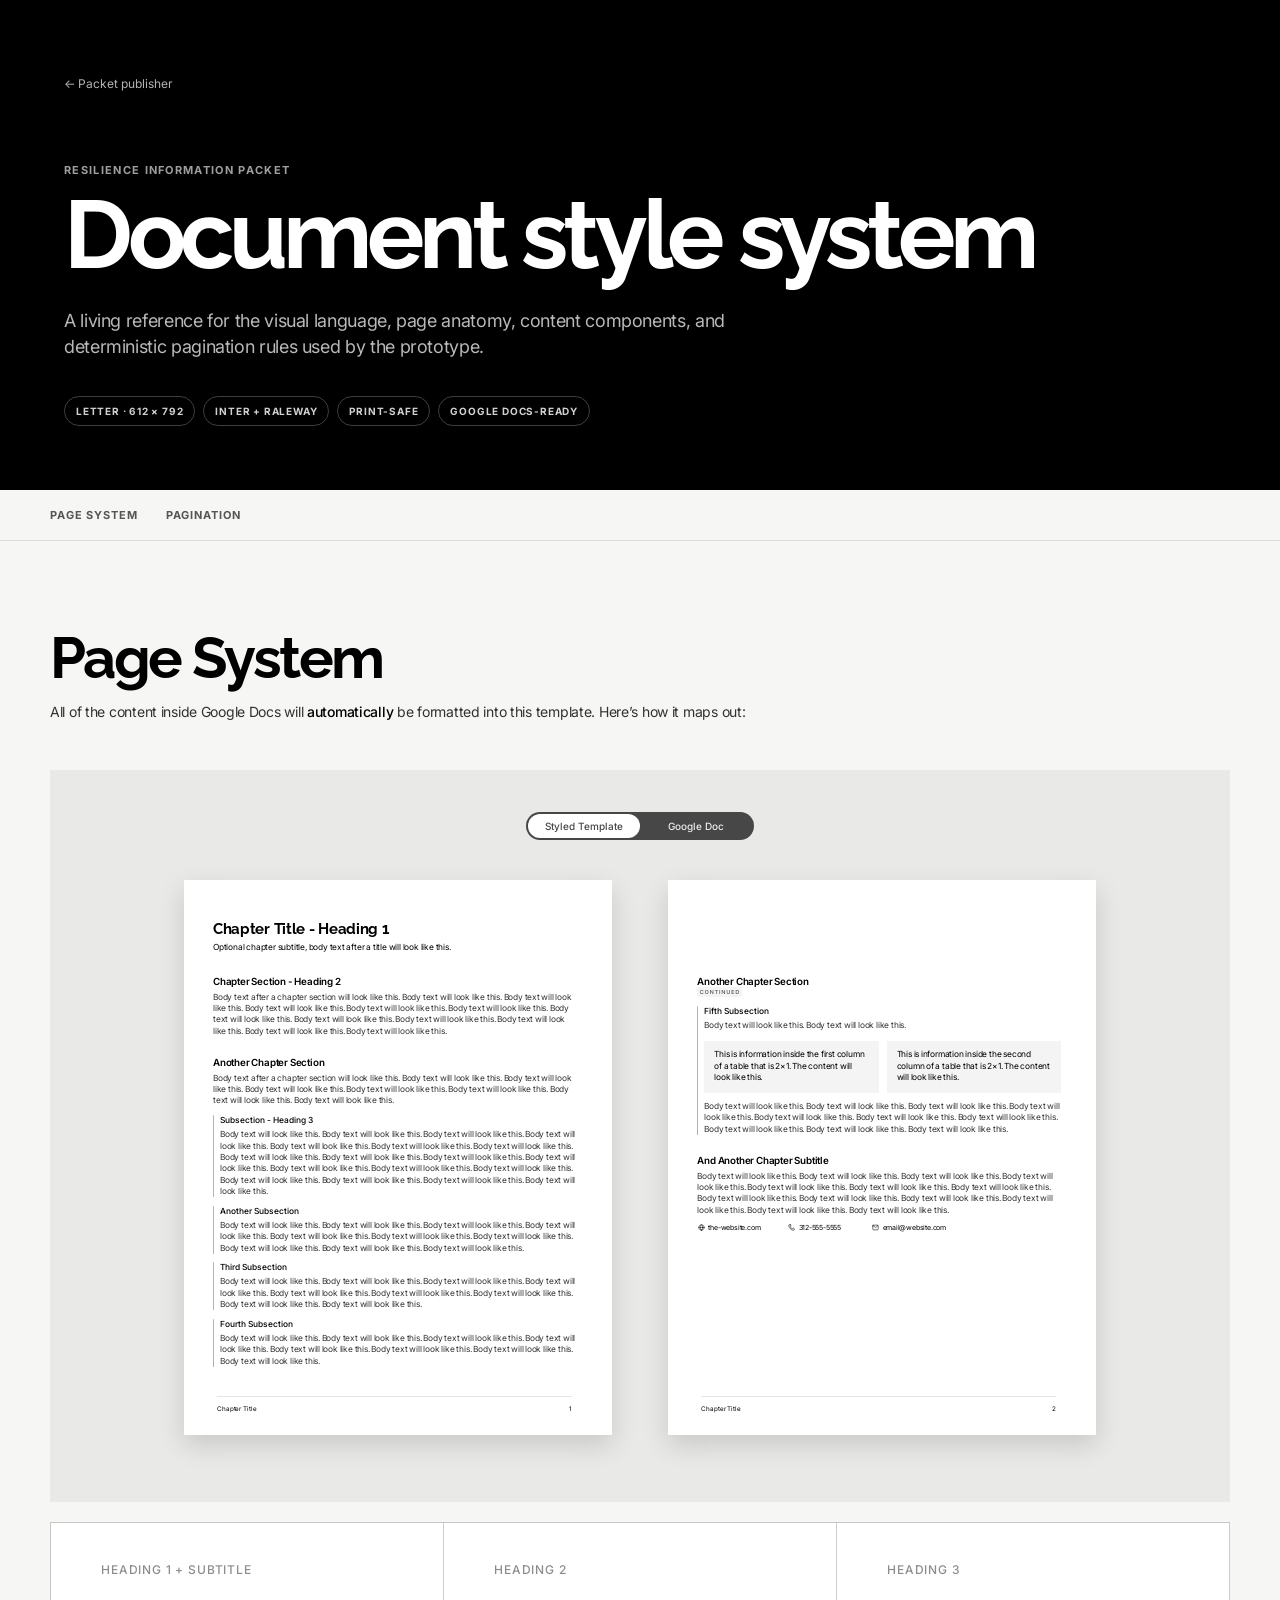
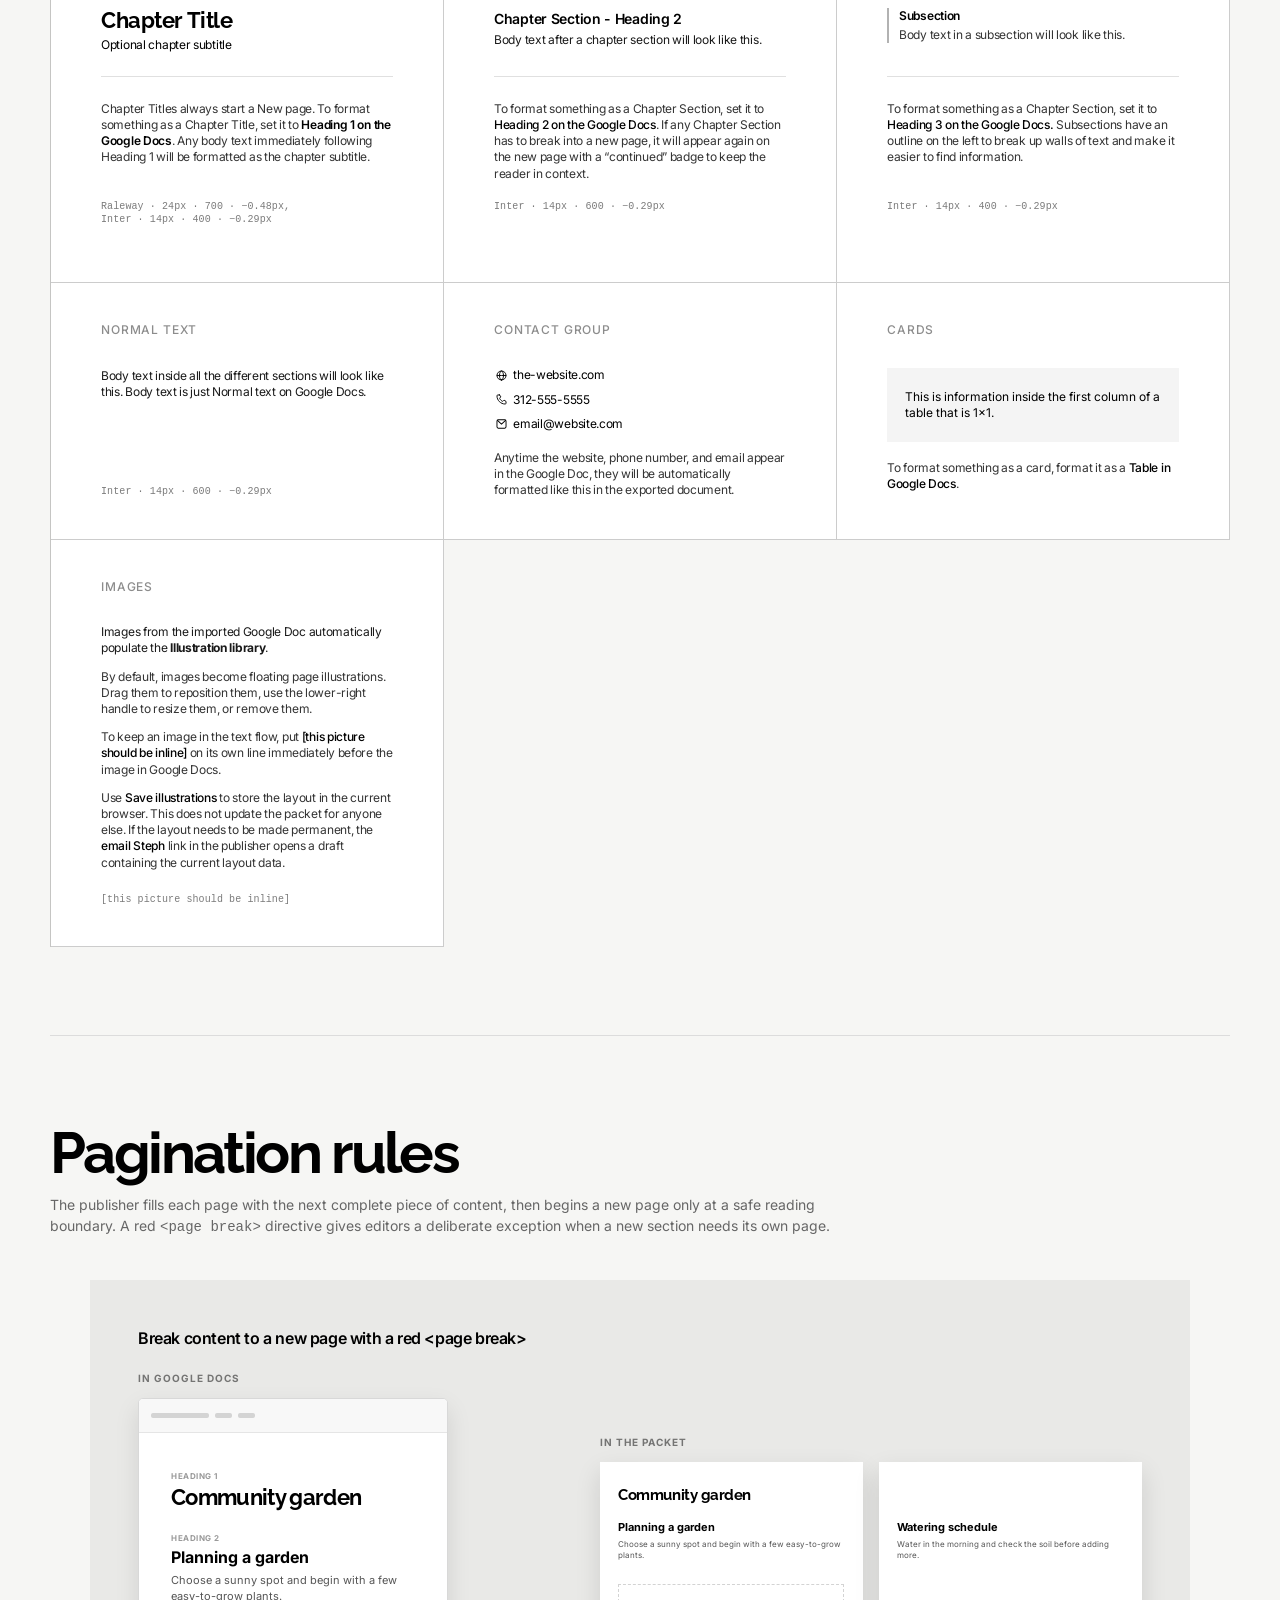
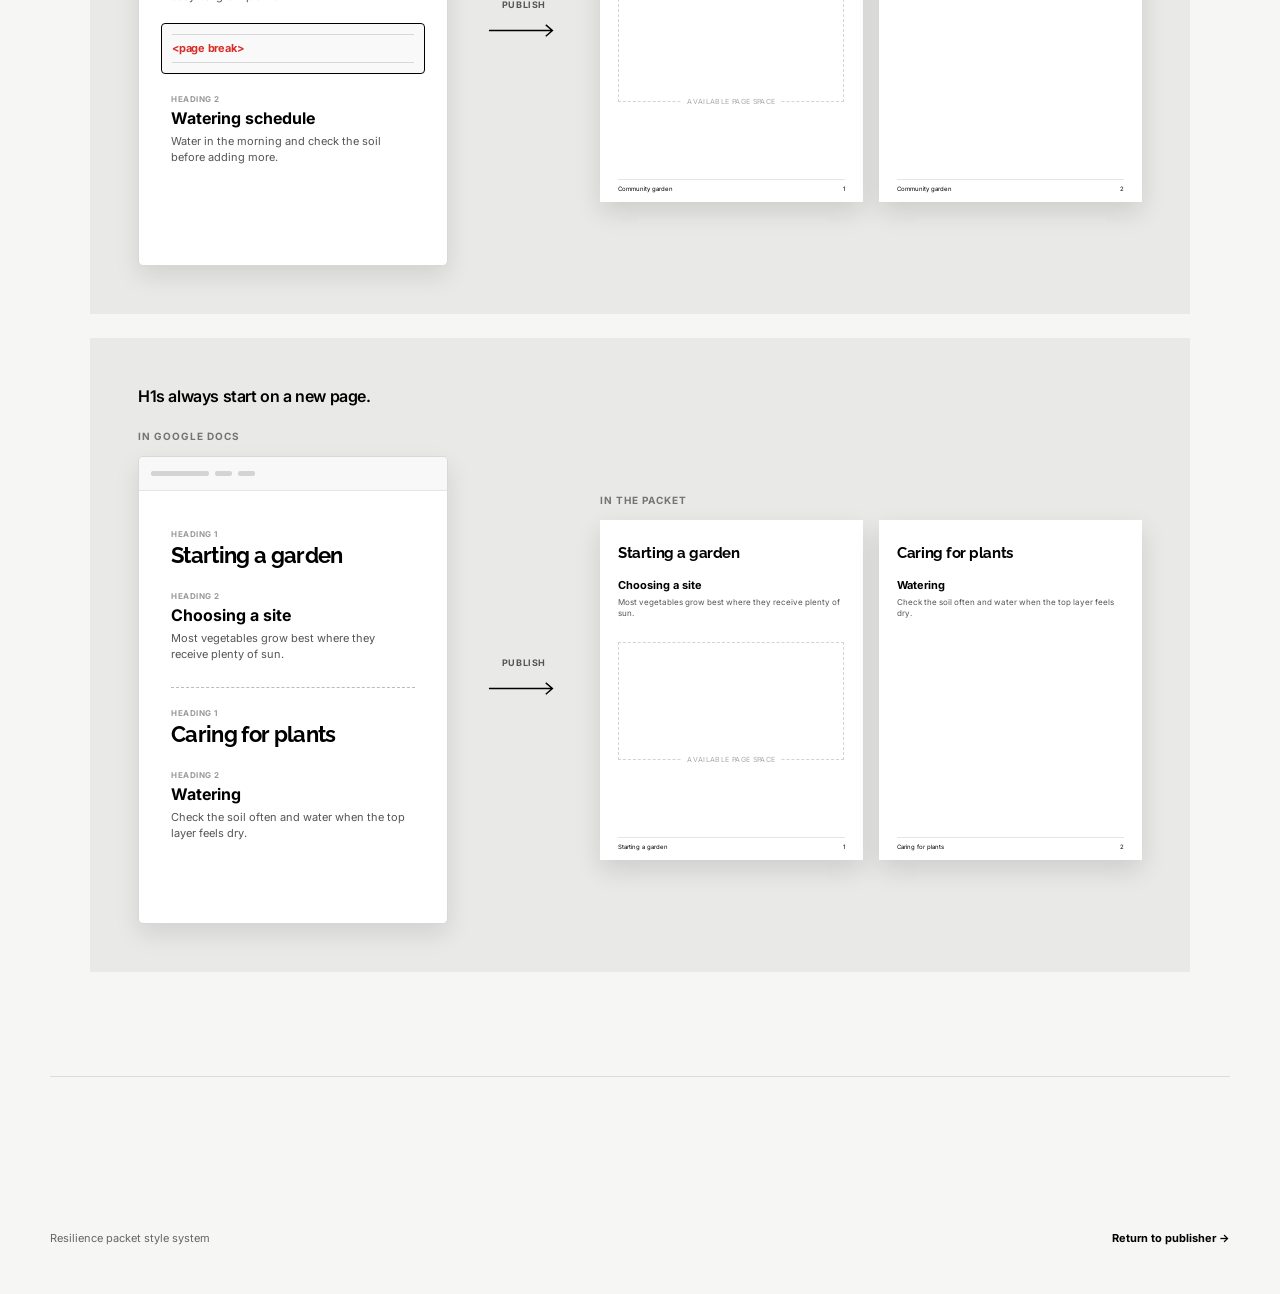
<file: style-guide.html>
<!doctype html>
<html lang="en">
  <head>
    <meta charset="UTF-8" />
    <meta name="viewport" content="width=device-width, initial-scale=1.0" />
    <title>Resilience Packet — Style System</title>
    <link rel="stylesheet" href="styles.css" />
    <link rel="stylesheet" href="style-guide.css?v=20260714-01" />
  </head>
  <body class="guide-body">
    <header class="guide-header">
      <div class="guide-header-inner">
        <a class="guide-back" href="index.html">← Packet publisher</a>
        <div class="guide-kicker">Resilience information packet</div>
        <h1>Document style system</h1>
        <p class="guide-intro">A living reference for the visual language, page anatomy, content components, and deterministic pagination rules used by the prototype.</p>
        <div class="guide-status-row">
          <span>Letter · 612 × 792</span>
          <span>Inter + Raleway</span>
          <span>Print-safe</span>
          <span>Google Docs-ready</span>
        </div>
      </div>
    </header>

    <nav class="guide-nav" aria-label="Style system sections">
      <div class="guide-nav-inner">
        <a href="#page-system">Page system</a>
        <a href="#pagination">Pagination</a>
      </div>
    </nav>

    <main class="guide-main">
      <section id="page-system" class="guide-section page-system-section">
        <div class="page-system-heading">
          <h2>Page System</h2>
          <p>All of the content inside Google Docs will <strong>automatically</strong> be formatted into this template. Here’s how it maps out:</p>
        </div>

        <div class="page-system-demo" data-page-system-view="styled">
          <div class="page-system-toggle" role="group" aria-label="Page system preview">
            <button class="page-system-toggle-button is-active" type="button" data-page-system-toggle="styled" aria-pressed="true">Styled Template</button>
            <button class="page-system-toggle-button" type="button" data-page-system-toggle="docs" aria-pressed="false">Google Doc</button>
          </div>

          <div class="page-system-panel is-active" data-page-system-panel="styled">
            <div class="page-system-pages" aria-label="Two styled template pages">
              <article class="paper page-system-paper" aria-label="Styled template page one">
                <h3 class="chapter-title">Chapter Title - Heading 1</h3>
                <p class="chapter-dek">Optional chapter subtitle, body text after a title will look like this.</p>
                <div class="page-content page-system-page-content">
                  <section class="subsection">
                    <div class="subsection-heading-row"><h4 class="subsection-heading">Chapter Section - Heading 2</h4></div>
                    <p class="content-block">Body text after a chapter section will look like this. Body text will look like this. Body text will look like this. Body text will look like this. Body text will look like this. Body text will look like this. Body text will look like this. Body text will look like this. Body text will look like this. Body text will look like this. Body text will look like this. Body text will look like this.</p>
                  </section>
                  <section class="subsection is-chapter-last">
                    <div class="subsection-heading-row"><h4 class="subsection-heading">Another Chapter Section</h4></div>
                    <p class="content-block">Body text after a chapter section will look like this. Body text will look like this. Body text will look like this. Body text will look like this. Body text will look like this. Body text will look like this. Body text will look like this. Body text will look like this.</p>
                    <div class="content-block callout page-system-callout">
                      <strong class="callout-title">Subsection - Heading 3</strong>
                      <p>Body text will look like this. Body text will look like this. Body text will look like this. Body text will look like this. Body text will look like this. Body text will look like this. Body text will look like this. Body text will look like this. Body text will look like this. Body text will look like this. Body text will look like this. Body text will look like this. Body text will look like this. Body text will look like this. Body text will look like this. Body text will look like this. Body text will look like this. Body text will look like this.</p>
                    </div>
                    <div class="content-block callout page-system-callout">
                      <strong class="callout-title">Another Subsection</strong>
                      <p>Body text will look like this. Body text will look like this. Body text will look like this. Body text will look like this. Body text will look like this. Body text will look like this. Body text will look like this. Body text will look like this. Body text will look like this. Body text will look like this.</p>
                    </div>
                    <div class="content-block callout page-system-callout">
                      <strong class="callout-title">Third Subsection</strong>
                      <p>Body text will look like this. Body text will look like this. Body text will look like this. Body text will look like this. Body text will look like this. Body text will look like this. Body text will look like this. Body text will look like this. Body text will look like this.</p>
                    </div>
                    <div class="content-block callout page-system-callout">
                      <strong class="callout-title">Fourth Subsection</strong>
                      <p>Body text will look like this. Body text will look like this. Body text will look like this. Body text will look like this. Body text will look like this. Body text will look like this. Body text will look like this. Body text will look like this.</p>
                    </div>
                  </section>
                </div>
                <footer class="packet-footer"><span class="footer-label">Chapter Title</span><span class="footer-number">1</span></footer>
              </article>

              <article class="paper page-system-paper" aria-label="Styled template page two">
                <div class="page-content page-system-page-content">
                  <section class="subsection">
                    <div class="subsection-heading-row">
                      <h4 class="subsection-heading">Another Chapter Section</h4>
                      <span class="continued-badge"><img src="assets/icons/continued.svg" alt="Continued" /></span>
                    </div>
                    <div class="content-block callout page-system-callout">
                      <strong class="callout-title">Fifth Subsection</strong>
                      <p>Body text will look like this. Body text will look like this.</p>
                      <div class="card-grid page-system-card-grid">
                        <article>This is information inside the first column of a table that is 2×1. The content will look like this.</article>
                        <article>This is information inside the second column of a table that is 2×1. The content will look like this.</article>
                      </div>
                      <p class="page-system-after-cards">Body text will look like this. Body text will look like this. Body text will look like this. Body text will look like this. Body text will look like this. Body text will look like this. Body text will look like this. Body text will look like this. Body text will look like this. Body text will look like this.</p>
                    </div>
                  </section>
                  <section class="subsection is-chapter-last">
                    <div class="subsection-heading-row"><h4 class="subsection-heading">And Another Chapter Subtitle</h4></div>
                    <p class="content-block">Body text will look like this. Body text will look like this. Body text will look like this. Body text will look like this. Body text will look like this. Body text will look like this. Body text will look like this. Body text will look like this. Body text will look like this. Body text will look like this. Body text will look like this. Body text will look like this. Body text will look like this.</p>
                    <div class="contact-row page-system-contact-row">
                      <span class="contact-entry"><img class="contact-icon" src="assets/icons/website.svg" alt="" />the-website.com</span>
                      <span class="contact-entry"><img class="contact-icon" src="assets/icons/phone.svg" alt="" />312-555-5555</span>
                      <span class="contact-entry"><img class="contact-icon" src="assets/icons/email.svg" alt="" />email@website.com</span>
                    </div>
                  </section>
                </div>
                <footer class="packet-footer"><span class="footer-label">Chapter Title</span><span class="footer-number">2</span></footer>
              </article>
            </div>
          </div>

          <div class="page-system-panel" data-page-system-panel="docs" hidden>
            <div class="google-doc-embed-wrap">
              <a class="google-doc-open-link" href="https://docs.google.com/document/d/1u_cX62gQvb2xD770e0bpoiOryG_DKsj0DKi7_G0hUdY/edit?tab=t.uyp0hctjs5rq" target="_blank" rel="noreferrer">Open in Google Docs ↗</a>
              <iframe class="google-doc-embed" src="https://docs.google.com/document/d/1u_cX62gQvb2xD770e0bpoiOryG_DKsj0DKi7_G0hUdY/edit?tab=t.uyp0hctjs5rq" title="Editable Resilience Demo Google Doc with menus and formatting controls"></iframe>
            </div>
          </div>
        </div>

        <div class="page-map-grid">
          <article class="page-map-card page-map-card-tall map-heading-one">
            <div class="page-map-label">Heading 1 + Subtitle</div>
            <div class="map-heading-preview">
              <div class="map-chapter-title">Chapter Title</div>
              <div class="map-chapter-subtitle">Optional chapter subtitle</div>
            </div>
            <div class="page-map-divider" aria-hidden="true"></div>
            <p class="page-map-description">Chapter Titles always start a New page. To format something as a Chapter Title, set it to <strong>Heading 1 on the Google Docs</strong>. Any body text immediately following Heading 1 will be formatted as the chapter subtitle.</p>
            <code>Raleway · 24px · 700 · −0.48px,<br />Inter · 14px · 400 · −0.29px</code>
          </article>
          <article class="page-map-card page-map-card-tall map-heading-two">
            <div class="page-map-label">Heading 2</div>
            <div class="map-heading-preview">
              <strong class="map-section-heading">Chapter Section - Heading 2</strong>
              <p class="map-section-body">Body text after a chapter section will look like this.</p>
            </div>
            <div class="page-map-divider" aria-hidden="true"></div>
            <p class="page-map-description">To format something as a Chapter Section, set it to <strong>Heading 2 on the Google Docs</strong>. If any Chapter Section has to break into a new page, it will appear again on the new page with a “continued” badge to keep the reader in context.</p>
            <code>Inter · 14px · 600 · −0.29px</code>
          </article>
          <article class="page-map-card page-map-card-tall map-heading-three">
            <div class="page-map-label">Heading 3</div>
            <div class="map-heading-preview">
              <div class="map-subsection-content">
                <strong class="map-subsection-heading">Subsection</strong>
                <p class="map-subsection-body">Body text in a subsection will look like this.</p>
              </div>
            </div>
            <div class="page-map-divider" aria-hidden="true"></div>
            <p class="page-map-description">To format something as a Chapter Section, set it to <strong>Heading 3 on the Google Docs.</strong> Subsections have an outline on the left to break up walls of text and make it easier to find information.</p>
            <code>Inter · 14px · 400 · −0.29px</code>
          </article>
          <article class="page-map-card page-map-card-short map-normal-text">
            <div class="page-map-label">Normal text</div>
            <p class="map-normal-specimen">Body text inside all the different sections will look like this. Body text is just Normal text on Google Docs.</p>
            <code>Inter · 14px · 600 · −0.29px</code>
          </article>
          <article class="page-map-card page-map-card-short map-contact-group">
            <div class="page-map-label">Contact group</div>
            <div class="page-map-contact">
              <span class="contact-entry"><img class="contact-icon" src="assets/icons/website.svg" alt="" />the-website.com</span>
              <span class="contact-entry"><img class="contact-icon" src="assets/icons/phone.svg" alt="" />312-555-5555</span>
              <span class="contact-entry"><img class="contact-icon" src="assets/icons/email.svg" alt="" />email@website.com</span>
            </div>
            <p class="page-map-description">Anytime the website, phone number, and email appear in the Google Doc, they will be automatically formatted like this in the exported document.</p>
          </article>
          <article class="page-map-card page-map-card-short map-cards">
            <div class="page-map-label">Cards</div>
            <div class="map-card-example">This is information inside the first column of a table that is 1×1.</div>
            <p class="page-map-description">To format something as a card, format it as a <strong>Table in Google Docs</strong>.</p>
          </article>
          <article class="page-map-card page-map-card-short map-images">
            <div class="page-map-label">Images</div>
            <p class="map-normal-specimen">Images from the imported Google Doc automatically populate the <strong>Illustration library</strong>.</p>
            <p class="page-map-description">By default, images become floating page illustrations. Drag them to reposition them, use the lower-right handle to resize them, or remove them.</p>
            <p class="page-map-description">To keep an image in the text flow, put <strong>[this picture should be inline]</strong> on its own line immediately before the image in Google Docs.</p>
            <p class="page-map-description">Use <strong>Save illustrations</strong> to store the layout in the current browser. This does not update the packet for anyone else. If the layout needs to be made permanent, the <strong>email Steph</strong> link in the publisher opens a draft containing the current layout data.</p>
            <code>[this picture should be inline]</code>
          </article>
        </div>
      </section>

      <section id="pagination" class="guide-section">
        <div class="guide-section-heading pagination-section-heading">
          <div>
            <h2>Pagination rules</h2>
            <p>The publisher fills each page with the next complete piece of content, then begins a new page only at a safe reading boundary. A red <code>&lt;page break&gt;</code> directive gives editors a deliberate exception when a new section needs its own page.</p>
          </div>
        </div>

        <figure class="pagination-demo" aria-labelledby="pagination-demo-title">
          <figcaption id="pagination-demo-title" class="pagination-demo-title">Break content to a new page with a red <code>&lt;page break&gt;</code></figcaption>
          <div class="pagination-demo-source">
            <div class="pagination-demo-label">In Google Docs</div>
            <div class="pagination-doc-page">
              <div class="pagination-doc-toolbar" aria-hidden="true"><span></span><span></span><span></span></div>
              <div class="pagination-doc-content">
                <span class="pagination-format-label">Heading 1</span>
                <h2 class="pagination-doc-chapter-title">Community garden</h2>
                <span class="pagination-format-label">Heading 2</span>
                <h3>Planning a garden</h3>
                <p>Choose a sunny spot and begin with a few easy-to-grow plants.</p>
                  <div class="pagination-double-break">
                    <div class="pagination-empty-line"></div>
                    <code class="pagination-page-break-directive">&lt;page break&gt;</code>
                    <div class="pagination-empty-line"></div>
                </div>
                <span class="pagination-format-label">Heading 2</span>
                <h3>Watering schedule</h3>
                <p>Water in the morning and check the soil before adding more.</p>
              </div>
            </div>
          </div>

          <div class="pagination-demo-transfer" aria-hidden="true">
            <span>Publish</span>
            <svg viewBox="0 0 76 18" focusable="false"><path d="M1 9h67M61 3l7 6-7 6" /></svg>
          </div>

          <div class="pagination-demo-result">
            <div class="pagination-demo-label">In the packet</div>
            <div class="pagination-result-pages" aria-label="Resulting packet pages">
              <article class="pagination-result-page" aria-label="Packet page before the page break">
                <h3 class="pagination-page-chapter-title">Community garden</h3>
                <div class="pagination-page-content">
                  <h3>Planning a garden</h3>
                  <p>Choose a sunny spot and begin with a few easy-to-grow plants.</p>
                  <div class="pagination-page-space"><span>Available page space</span></div>
                </div>
                <footer class="pagination-page-footer"><span>Community garden</span><span>1</span></footer>
              </article>
              <article class="pagination-result-page" aria-label="Packet page after the page break">
                <div class="pagination-page-content">
                  <h3>Watering schedule</h3>
                  <p>Water in the morning and check the soil before adding more.</p>
                </div>
                <footer class="pagination-page-footer"><span>Community garden</span><span>2</span></footer>
              </article>
            </div>
          </div>
        </figure>

        <figure class="pagination-demo" aria-labelledby="chapter-start-demo-title">
          <figcaption id="chapter-start-demo-title" class="pagination-demo-title">H1s always start on a new page.</figcaption>
          <div class="pagination-demo-source">
            <div class="pagination-demo-label">In Google Docs</div>
            <div class="pagination-doc-page">
              <div class="pagination-doc-toolbar" aria-hidden="true"><span></span><span></span><span></span></div>
              <div class="pagination-doc-content">
                <span class="pagination-format-label">Heading 1</span>
                <h2 class="pagination-doc-chapter-title">Starting a garden</h2>
                <span class="pagination-format-label">Heading 2</span>
                <h3>Choosing a site</h3>
                <p>Most vegetables grow best where they receive plenty of sun.</p>
                <div class="pagination-doc-chapter-divider" aria-hidden="true"></div>
                <span class="pagination-format-label">Heading 1</span>
                <h2 class="pagination-doc-chapter-title">Caring for plants</h2>
                <span class="pagination-format-label">Heading 2</span>
                <h3>Watering</h3>
                <p>Check the soil often and water when the top layer feels dry.</p>
              </div>
            </div>
          </div>

          <div class="pagination-demo-transfer" aria-hidden="true">
            <span>Publish</span>
            <svg viewBox="0 0 76 18" focusable="false"><path d="M1 9h67M61 3l7 6-7 6" /></svg>
          </div>

          <div class="pagination-demo-result">
            <div class="pagination-demo-label">In the packet</div>
            <div class="pagination-result-pages" aria-label="Resulting packet pages">
              <article class="pagination-result-page" aria-label="Packet page before the new chapter">
                <h3 class="pagination-page-chapter-title">Starting a garden</h3>
                <div class="pagination-page-content">
                  <h3>Choosing a site</h3>
                  <p>Most vegetables grow best where they receive plenty of sun.</p>
                  <div class="pagination-page-space"><span>Available page space</span></div>
                </div>
                <footer class="pagination-page-footer"><span>Starting a garden</span><span>1</span></footer>
              </article>
              <article class="pagination-result-page" aria-label="New packet chapter page">
                <h3 class="pagination-page-chapter-title">Caring for plants</h3>
                <div class="pagination-page-content">
                  <h3>Watering</h3>
                  <p>Check the soil often and water when the top layer feels dry.</p>
                </div>
                <footer class="pagination-page-footer"><span>Caring for plants</span><span>2</span></footer>
              </article>
            </div>
          </div>
        </figure>

      </section>
    </main>

    <footer class="guide-site-footer">
      <span>Resilience packet style system</span>
      <a href="index.html">Return to publisher →</a>
    </footer>
    <script src="style-guide.js"></script>
  </body>
</html>
</file>
<file: styles.css>
@font-face {
  font-family: "Inter";
  src: url("assets/fonts/Inter-Variable.ttf") format("truetype");
  font-style: normal;
  font-weight: 100 900;
  font-display: swap;
}

@font-face {
  font-family: "Raleway";
  src: url("assets/fonts/Raleway-Variable.ttf") format("truetype");
  font-style: normal;
  font-weight: 100 900;
  font-display: swap;
}

:root {
  color-scheme: light;
  --ink: #000;
  --muted-ink: rgba(0, 0, 0, 0.8);
  --paper: #fff;
  --soft: #fafafa;
  --rule: #e5e5e5;
  --control-border: #d7d7d7;
  --page-scale: 0.9;
  --page-width: 612px;
  --page-height: 792px;
  --content-width: 520px;
  --content-height: 600px;
}

* {
  box-sizing: border-box;
}

html,
body {
  margin: 0;
  min-height: 100%;
  font-family: Inter, Arial, sans-serif;
  color: var(--ink);
  background: #efefef;
}

button,
input,
select,
textarea {
  font: inherit;
}

button {
  cursor: pointer;
}

.app-shell {
  display: grid;
  grid-template-columns: minmax(340px, 420px) minmax(0, 1fr);
  min-height: 100vh;
}

.editor-panel {
  position: sticky;
  top: 0;
  z-index: 2;
  height: 100vh;
  overflow-y: auto;
  background: #fff;
  border-right: 1px solid #d8d8d8;
}

.editor-header,
.editor-section {
  padding: 24px;
  border-bottom: 1px solid #e8e8e8;
}

.editor-header {
  padding-block: 14px;
}

.settings-section {
  padding: 0;
}

.settings-section > summary {
  display: flex;
  align-items: center;
  justify-content: space-between;
  gap: 16px;
  padding: 24px;
  cursor: pointer;
  list-style: none;
}

.settings-section > summary::-webkit-details-marker {
  display: none;
}

.settings-section > summary::after {
  width: 7px;
  height: 7px;
  border-right: 1.5px solid #555;
  border-bottom: 1.5px solid #555;
  content: "";
  transform: rotate(45deg);
  transition: transform 120ms ease;
}

.settings-section[open] > summary::after {
  transform: rotate(225deg);
}

.settings-section-content {
  padding: 0 24px 24px;
}

.editor-header,
.section-heading-row,
.preview-toolbar,
.preview-actions {
  display: flex;
  align-items: center;
  justify-content: space-between;
  gap: 16px;
}

.eyebrow {
  margin: 0 0 4px;
  color: #707070;
  font-size: 12px;
  font-weight: 700;
  letter-spacing: 0.11em;
  text-transform: uppercase;
}

.editor-header h1,
.preview-toolbar h2,
.editor-section h2 {
  margin: 0;
  letter-spacing: -0.03em;
}

.editor-header h1 {
  font-size: 22px;
}

.status-dot {
  width: 9px;
  height: 9px;
  border-radius: 50%;
  background: #2a9c55;
  box-shadow: 0 0 0 4px rgba(42, 156, 85, 0.12);
}

.editor-section h2 {
  font-size: 14px;
}

.section-heading-row {
  align-items: flex-start;
  margin-bottom: 14px;
}

.section-heading-row p,
.settings-section-intro,
.import-summary {
  margin: 4px 0 0;
  color: #666;
  font-size: 11px;
  line-height: 1.45;
}

label {
  display: grid;
  gap: 6px;
  color: #555;
  font-size: 11px;
  font-weight: 600;
}

input,
select,
textarea {
  width: 100%;
  min-width: 0;
  border: 1px solid var(--control-border);
  border-radius: 6px;
  background: #fff;
  color: #111;
}

input {
  height: 36px;
  padding: 0 10px;
}

textarea {
  min-height: 58px;
  padding: 9px 10px;
  line-height: 1.4;
  resize: vertical;
}

select {
  height: 30px;
  padding: 0 8px;
  font-size: 11px;
}

input:focus,
select:focus,
textarea:focus {
  outline: 2px solid #111;
  outline-offset: 1px;
}

.settings-section-intro {
  margin: -4px 0 0;
}

.source-intro-row {
  display: flex;
  align-items: flex-start;
  gap: 8px;
  margin-bottom: 12px;
}

.source-intro-row .settings-section-intro {
  flex: 1;
}

.import-help {
  position: relative;
  flex: none;
}

.import-help > summary {
  display: grid;
  width: 18px;
  height: 18px;
  place-items: center;
  border: 1px solid #999;
  border-radius: 50%;
  color: #555;
  cursor: help;
  font-size: 11px;
  font-weight: 700;
  line-height: 1;
  list-style: none;
}

.import-help > summary::-webkit-details-marker {
  display: none;
}

.import-help > summary:hover,
.import-help[open] > summary {
  border-color: #111;
  color: #111;
}

.import-help-popover {
  position: absolute;
  z-index: 10;
  top: 26px;
  right: 0;
  width: 275px;
  padding: 10px 12px;
  border: 1px solid #d6d6d6;
  border-radius: 6px;
  background: #fff;
  box-shadow: 0 8px 20px rgba(0, 0, 0, 0.12);
  color: #555;
  font-size: 11px;
  font-weight: 400;
  line-height: 1.45;
}

.import-help-popover p {
  margin: 0;
}

.import-help-popover p + p {
  margin-top: 8px;
}

.import-help-popover code {
  color: #222;
  font-size: 10px;
}

.import-help-link {
  color: #222;
  font-weight: 650;
  text-underline-offset: 2px;
}

.page-directive-note {
  margin-top: 8px;
}

.page-directive-note code {
  color: #222;
  font-size: 10px;
  font-weight: 650;
}

.source-link-control {
  gap: 7px;
}

.source-link-control input {
  font-weight: 400;
}

.quick-link-section {
  display: grid;
  gap: 7px;
  margin-top: 20px;
  color: #555;
  font-size: 11px;
  font-weight: 600;
}

.quick-link-label {
  line-height: 1.3;
}

.quick-link {
  display: flex;
  width: 100%;
  min-height: 36px;
  align-items: center;
  justify-content: space-between;
  gap: 10px;
  padding: 8px 10px;
  border: 1px solid var(--control-border);
  border-radius: 6px;
  background: #fff;
  color: #111;
  cursor: pointer;
  font-size: 11px;
  font-weight: 400;
  line-height: 1.3;
  text-align: left;
}

.quick-link::after {
  content: "→";
  font-size: 14px;
  line-height: 1;
  text-decoration: none;
}

.quick-link:disabled {
  cursor: wait;
  opacity: 0.55;
}

.illustration-library {
  display: grid;
  grid-template-columns: repeat(3, minmax(0, 1fr));
  gap: 8px;
  min-height: 86px;
  margin-top: 10px;
  padding: 8px;
  border: 1px dashed #bdbdbd;
  border-radius: 6px;
  background: #fafafa;
}

.illustration-library-empty {
  grid-column: 1 / -1;
  align-self: center;
  margin: 0;
  color: #777;
  font-size: 10px;
  line-height: 1.4;
  text-align: center;
}

.illustration-library-item {
  min-width: 0;
  padding: 5px;
  border: 1px solid #e0e0e0;
  border-radius: 4px;
  background: #fff;
  cursor: grab;
}

.illustration-library-item.is-dragging {
  opacity: 0.45;
}

.illustration-library-item img {
  display: block;
  width: 100%;
  height: 58px;
  object-fit: contain;
}

.illustration-save-row {
  display: flex;
  flex-wrap: wrap;
  align-items: center;
  gap: 8px;
  margin-top: 10px;
}

.illustration-save-status {
  margin: 0;
  color: #777;
  font-size: 10px;
  line-height: 1.3;
}

.illustration-save-status.is-dirty {
  color: #9b5b12;
}

.illustration-library-support {
  margin: 10px 0 0;
  color: #777;
  font-size: 10px;
  line-height: 1.4;
}

.illustration-library-support a {
  color: inherit;
}

.source-link-control input[aria-invalid="true"] {
  border-color: #b42318;
}

.source-doc-preview {
  margin-top: 12px;
  border: 1px solid #d6d6d6;
  border-radius: 6px;
  background: #fafafa;
}

.source-doc-preview-title {
  display: flex;
  align-items: center;
  justify-content: space-between;
  gap: 12px;
  min-height: 40px;
  margin: 0;
  padding: 0 12px;
  color: #555;
  font-size: 11px;
  font-weight: 650;
  border-bottom: 1px solid #e5e5e5;
}

.source-doc-preview-title > span {
  min-width: 0;
  overflow: hidden;
  text-overflow: ellipsis;
  white-space: nowrap;
}

.source-doc-preview-frame {
  height: 190px;
  overflow: hidden;
  background: #fff;
}

.source-doc-preview iframe {
  display: block;
  width: 238.1%;
  height: 238.1%;
  border: 0;
  transform: scale(0.42);
  transform-origin: top left;
}

.source-link-actions {
  display: flex;
  align-items: center;
  gap: 12px;
  margin-top: 12px;
}

.source-link-actions .primary-button {
  width: auto;
  margin-top: 0;
  white-space: nowrap;
}

.source-refresh-button {
  min-height: 36px;
  padding: 9px 12px;
  border: 1px solid #d6d6d6;
  border-radius: 6px;
  background: #f5f5f5;
  color: #111;
  font-size: 11px;
  font-weight: 700;
  white-space: nowrap;
}

.source-access-note {
  margin: 9px 0 0;
  color: #777;
  font-size: 10px;
  line-height: 1.4;
}

.primary-button:disabled,
.source-refresh-button:disabled {
  cursor: wait;
  opacity: 0.55;
}

.text-link {
  color: #333;
  font-size: 11px;
  font-weight: 600;
  text-decoration: none;
}

.quick-link-suggestion {
  font-weight: 400;
}

.primary-button,
.secondary-button,
.toolbar-button {
  border: 0;
  border-radius: 6px;
}

.primary-button {
  width: 100%;
  margin-top: 12px;
  padding: 11px 14px;
  background: #000;
  color: #fff;
  font-size: 12px;
  font-weight: 700;
}

.secondary-button {
  padding: 9px 13px;
  background: #111;
  color: #fff;
  font-size: 11px;
  font-weight: 700;
}

.toolbar-button {
  display: inline-flex;
  min-height: 32px;
  align-items: center;
  justify-content: center;
  padding: 8px 11px;
  border: 1px solid #cfcfcf;
  background: rgba(255, 255, 255, 0.82);
  color: #222;
  font-size: 11px;
  font-weight: 700;
  line-height: 1;
  text-decoration: none;
}

#toggleFigma[hidden] {
  display: none;
}

.preview-panel {
  min-width: 0;
  padding: 0 40px 48px;
  background: #ededed;
}

.preview-toolbar {
  margin: 0;
  padding: 40px 0 14px;
}

.preview-content {
  display: grid;
  grid-template-columns: minmax(0, 1fr) 181px;
  align-items: start;
  gap: 16px;
}

.preview-main {
  min-width: 0;
  overflow-x: auto;
}

.preview-controls {
  display: grid;
  width: 181px;
  position: sticky;
  top: 40px;
  z-index: 1;
  justify-items: end;
  gap: 8px;
}

@media (min-width: 981px) {
  .preview-content {
    grid-template-columns: minmax(0, 1fr);
  }

  .preview-main,
  .preview-controls {
    grid-column: 1;
    grid-row: 1;
  }

  .preview-controls {
    align-self: start;
    justify-self: end;
    margin-top: -36px;
  }
}

.preview-controls .toolbar-button,
.preview-controls .secondary-button {
  width: 132px;
}

.preview-controls .zoom-control {
  justify-self: end;
}

.preview-toolbar h2 {
  font-size: 14px;
  font-weight: 500;
  letter-spacing: -0.02em;
}

.zoom-control {
  display: grid;
  width: 132px;
  grid-template-columns: 1fr auto;
  align-items: center;
  gap: 4px 8px;
  color: #555;
  font-size: 10px;
  font-weight: 700;
}

.zoom-control input {
  grid-column: 1 / -1;
  width: 100%;
  height: auto;
  margin: 0;
  padding: 0;
}

.zoom-control span {
  font-size: 10px;
  font-variant-numeric: tabular-nums;
}

.zoom-control #zoomValue {
  justify-self: end;
}

.render-warnings {
  display: none;
  max-width: 680px;
  margin: 0 auto 14px;
  padding: 10px 12px;
  border: 1px solid #e2b75c;
  border-radius: 6px;
  background: #fff8e8;
  color: #644a12;
  font-size: 11px;
  line-height: 1.45;
}

.render-warnings.is-visible {
  display: block;
}

.print-blocker {
  display: none;
}

.pages {
  display: flex;
  flex-direction: column;
  align-items: center;
  gap: 28px;
  min-width: max-content;
}

.page-comparison {
  display: grid;
  grid-template-columns: repeat(2, max-content);
  align-items: start;
  gap: 24px;
}

.app-shell.figma-hidden .page-comparison {
  grid-template-columns: max-content;
}

.app-shell.figma-hidden .figma-reference-column {
  display: none;
}

.app-shell.two-page-preview .pages {
  display: grid;
  grid-template-columns: repeat(2, max-content);
  align-items: start;
  justify-content: center;
  gap: 28px 24px;
}

.app-shell.two-page-preview .page-comparison {
  grid-template-columns: max-content;
}

.app-shell.two-page-preview .figma-reference-column {
  display: none;
}

.app-shell.two-page-preview .page-comparison.page-style-cover {
  grid-column: 1 / -1;
  justify-self: start;
}

.comparison-column {
  display: grid;
  gap: 8px;
  margin: 0;
}

.comparison-label {
  margin: 0;
  color: #666;
  font-size: 10px;
  font-weight: 400;
  letter-spacing: 0.09em;
  line-height: 1;
  text-transform: uppercase;
}

.figma-reference-page {
  display: block;
  width: var(--page-width);
  height: var(--page-height);
  zoom: var(--page-scale);
  background: var(--paper);
  box-shadow: 0 8px 28px rgba(0, 0, 0, 0.13);
}

.paper {
  position: relative;
  flex: none;
  width: var(--page-width);
  height: var(--page-height);
  overflow: hidden;
  zoom: var(--page-scale);
  background: var(--paper);
  box-shadow: 0 8px 28px rgba(0, 0, 0, 0.13);
}

.paper a {
  color: inherit;
  cursor: pointer;
  text-decoration: none;
}

.cover-page {
  font-family: Inter, sans-serif;
}

.cover-brand {
  position: absolute;
  top: 59px;
  left: 42.53px;
  margin: 0;
  font-family: Raleway, sans-serif;
  font-size: 22.461px;
  font-weight: 900;
  letter-spacing: -0.4492px;
}

.cover-heading-group {
  position: absolute;
  top: 369px;
  left: 40.53px;
  width: 413.325px;
  transform: translateY(-50%);
}

.cover-title {
  margin: 0;
  font-family: Raleway, sans-serif;
  font-size: 60px;
  font-weight: 700;
  line-height: normal;
  letter-spacing: -1.2px;
}

.cover-subtitle {
  margin: 12px 0 0 2px;
  color: rgba(0, 0, 0, 0.75);
  font-size: 23px;
  font-weight: 400;
  letter-spacing: -0.44px;
}

.cover-meta {
  position: absolute;
  top: 737.67px;
  margin: 0;
  font-size: 10px;
  letter-spacing: 0.8px;
  text-transform: uppercase;
}

.cover-site {
  left: 43.53px;
}

.cover-year {
  right: 42.72px;
}

.chapter-title {
  position: absolute;
  top: 56px;
  left: 42px;
  margin: 0;
  font-family: Raleway, sans-serif;
  font-size: 21.607px;
  font-weight: 700;
  line-height: normal;
  letter-spacing: -0.4321px;
}

.chapter-dek {
  position: absolute;
  top: 88px;
  left: 42px;
  width: var(--content-width);
  margin: 0;
  color: #000;
  font-size: 12px;
  line-height: normal;
  letter-spacing: -0.29px;
}

.orientation-page {
  background: #fafafa;
}

.orientation-banner {
  position: absolute;
  top: 36px;
  left: 30.12px;
  width: 551.288px;
  height: 92.273px;
}

.orientation-title {
  position: absolute;
  top: 68px;
  left: 305.12px;
  width: auto;
  margin: 0;
  transform: translateX(-50%);
  font-family: Raleway, sans-serif;
  font-size: 24px;
  font-weight: 700;
  letter-spacing: -0.48px;
  text-align: center;
  white-space: nowrap;
}

.orientation-card {
  position: absolute;
  display: flex;
  flex-direction: column;
  align-items: center;
  justify-content: center;
  border: 1px solid #e5e5e5;
  border-radius: 9.149px;
  background: #fff;
  overflow: hidden;
  text-align: center;
}

.orientation-card p {
  margin: 0;
  font-size: 16px;
  font-weight: 500;
  letter-spacing: -0.32px;
}

.orientation-card b {
  position: absolute;
  top: 61.67px;
  left: 59.31px;
  z-index: 2;
  width: 147.544px;
  height: 45.806px;
  padding-top: 11.05px;
  background: #000;
  color: #fff;
  font-family: Raleway, sans-serif;
  font-size: 20.26px;
  font-weight: 900;
  letter-spacing: 0.2026px;
}

.orientation-card small {
  position: absolute;
  margin: 0;
  font-size: 12px;
  line-height: normal;
  letter-spacing: -0.24px;
}

.orientation-rights {
  top: 151.14px;
  left: 28px;
  width: 265.842px;
  height: 119.459px;
  opacity: 0.9;
}

.orientation-rights p {
  width: 214px;
}

.orientation-emotions {
  top: 151.14px;
  left: 318.41px;
  width: 265.917px;
  height: 273.15px;
}

.orientation-emotions > p {
  position: absolute;
  top: 33.07px;
  width: 155px;
}

.orientation-emotion-icons {
  position: absolute;
  top: 103.25px;
  left: 42.61px;
  display: flex;
  width: 173px;
  align-items: center;
  justify-content: space-between;
}

.orientation-emotion-icons img {
  width: 31.899px;
  height: 31.899px;
}

.orientation-emotion-icons img:nth-child(2) {
  transform: translateY(-8px);
}

.orientation-emotion-icons img:nth-child(3) {
  width: 34.838px;
  height: 34.838px;
}

.orientation-emotions small:nth-of-type(1) {
  top: 177.86px;
  width: 221px;
}

.orientation-emotions small:nth-of-type(2) {
  top: 223.23px;
}

.orientation-confidentiality {
  top: 288.37px;
  left: 28px;
  width: 265.842px;
  height: 135.927px;
}

.orientation-confidentiality p {
  position: absolute;
  top: 65.23px;
  width: 184.285px;
}

.orientation-conf-icon {
  position: absolute;
  top: 28.63px;
  left: 117px;
  width: 29px;
  height: 22px;
}


.orientation-card-asterisk {
  position: absolute;
  top: 13.07px;
  right: 13.06px;
  width: 8.626px;
  height: 9.149px;
}

.orientation-billing,
.orientation-organization {
  top: 445.75px;
  width: 265.917px;
  height: 273.15px;
  border: 0;
}

.orientation-billing {
  left: 28px;
}

.orientation-organization {
  left: 318.51px;
}

.orientation-card-bg {
  position: absolute;
  inset: 0;
  width: 100%;
  height: 100%;
}

.orientation-billing-mark {
  position: absolute;
  top: 56.1px;
  left: 97.03px;
  display: grid;
  width: 71.782px;
  height: 62.733px;
  place-items: center;
  background: #000;
}

.orientation-billing-mark img {
  width: 50.381px;
  height: 34.597px;
}

.orientation-billing p {
  position: absolute;
  top: 157.78px;
  width: 205.72px;
}

.orientation-billing small {
  top: 222.17px;
  width: 142px;
}

.orientation-org-photo {
  position: absolute;
  top: 25.86px;
  left: 71.26px;
  width: 118.014px;
  height: 111.5px;
  mix-blend-mode: multiply;
  object-fit: cover;
  opacity: 0.5;
}

.orientation-organization p {
  position: absolute;
  top: 157.35px;
  width: 181.778px;
}

.orientation-organization small {
  top: 205.4px;
  width: 181.778px;
  font-size: 16px;
  font-weight: 500;
  letter-spacing: -0.32px;
}

.orientation-underline {
  position: absolute;
  top: 228px;
  left: 56.89px;
  width: 158px;
  height: 4px;
}

.orientation-footnote-asterisk {
  position: absolute;
  top: 753.75px;
  left: 172.56px;
  width: 6.564px;
  height: 6.564px;
}

.orientation-footnote {
  position: absolute;
  top: 756.28px;
  left: 181px;
  right: 29px;
  margin: 0;
  font-size: 9px;
  line-height: normal;
  letter-spacing: -0.18px;
  text-align: right;
  white-space: nowrap;
}

.letter-salutation {
  position: absolute;
  top: 70.43px;
  left: 65px;
  margin: 0;
  font-family: Raleway, sans-serif;
  font-size: 24px;
  font-weight: 700;
}

.letter-main {
  position: absolute;
  top: 164px;
  left: 65px;
  width: 485px;
  font-size: 14px;
  line-height: normal;
  letter-spacing: -0.09px;
}

.letter-main p {
  margin: 0 0 14px;
}

.letter-signoff {
  position: absolute;
  top: 412.89px;
  left: 65px;
  margin: 0;
  font-size: 14px;
  width: 427.5px;
  line-height: normal;
  letter-spacing: -0.2902px;
}

.letter-notes {
  position: absolute;
  top: 489px;
  left: 65px;
  width: 481px;
  padding-top: 0;
  color: var(--muted-ink);
  font-size: 12px;
  line-height: 1.35;
  letter-spacing: -0.2902px;
}

.letter-page.has-divider .letter-notes {
  border-top: 0.68px solid #e5e5e5;
}

.letter-notes p {
  position: absolute;
  left: 0;
  width: 457px;
  margin: 0;
}

.letter-notes p:nth-child(1) { top: 47px; }
.letter-notes p:nth-child(2) { top: 111px; }
.letter-notes p:nth-child(3) { top: 174px; width: 421.2px; }

.letter-notes .contact-row {
  position: absolute;
  top: 218px;
  left: 0;
  margin: 0;
}

.imported-letter-body {
  position: absolute;
  top: 164px;
  left: 65px;
  display: grid;
  width: 485px;
  gap: 22px;
}

.is-imported-letter .letter-main,
.is-imported-letter .letter-signoff {
  position: static;
  width: auto;
}

.is-imported-letter .letter-notes {
  display: grid;
  align-content: start;
  gap: 10px;
  padding-top: 34px;
  font-size: 12px;
  line-height: 1.35;
}

.is-imported-letter .letter-notes p,
.is-imported-letter .letter-notes .contact-row {
  position: static;
  width: 457px;
  margin: 0;
}

.is-imported-letter .letter-notes .contact-row {
  margin-top: 4px;
}

.contents-list {
  position: absolute;
  top: 136px;
  left: 43px;
  display: grid;
  width: 481px;
  gap: 0;
}

.contents-entry {
  display: grid;
  height: 53px;
  align-content: start;
  gap: 2px;
}

.contents-entry:nth-child(4),
.contents-entry:nth-child(5),
.contents-entry:nth-child(6) {
  height: 69px;
}

.contents-entry strong {
  font-size: 14px;
  font-weight: 500;
}

.contents-entry span {
  color: var(--muted-ink);
  font-size: 12px;
  line-height: 1.35;
}

.page-content,
.measurement-content {
  width: var(--content-width);
  font-size: 12px;
}

/* The Minors Rights table system uses Figma's wider 529px content rail.
   Apply it from the content itself so live Google Doc imports measure and
   render the same way as the bundled frame-specific pages. */
.page-content:has(.content-table),
.measurement-content:has(.content-table) {
  width: 529px;
}

.page-content {
  position: absolute;
  top: 136px;
  left: 42px;
  height: var(--content-height);
}

.subsection {
  width: 100%;
  padding-bottom: 28px;
}

/* An empty H2 that introduces an H3 keeps an 18px heading-to-heading gap. */
.subsection.is-heading-anchor {
  padding-bottom: 12px;
}

.subsection.parent-continuation {
  padding-bottom: 12px;
}

.subsection-level-3 {
  padding-bottom: 16px;
}

.subsection.has-doc-blank-before {
  padding-top: calc(var(--doc-blank-lines, 1) * 16.2px);
}

.subsection.is-nested {
  position: relative;
  padding-left: 12px;
  padding-bottom: 18px;
}

.subsection.is-nested::before {
  position: absolute;
  top: 0;
  bottom: 16px;
  left: 0;
  width: 2px;
  background: rgba(17, 17, 17, 0.18);
  content: "";
}

.subsection.is-nested.is-chapter-last::before,
.subsection.is-nested.continues-next-page::before {
  bottom: 0;
}

.subsection.is-chapter-last,
.subsection.is-page-terminal {
  padding-bottom: 0;
}

.subsection.continues-next-page {
  padding-bottom: 0;
}

.subsection.continues-next-page > .content-block:last-child {
  margin-bottom: 0 !important;
}

.subsection-heading-row {
  min-height: 17px;
  margin: 0 0 6px;
}

.subsection-heading {
  margin: 0;
  font-size: 14px;
  font-weight: 600;
  line-height: normal;
  letter-spacing: -0.29025px;
}

.subsection.is-nested .subsection-heading {
  font-size: 12px;
}

.subsection.is-nested .subsection-heading-row {
  margin-bottom: 4px;
}

.subsection-heading strong {
  font-weight: inherit;
}

.continued-badge {
  display: inline-flex;
  width: 64px;
  height: 14px;
  align-items: center;
  justify-content: center;
  vertical-align: middle;
  border-radius: 3px;
  background: rgba(217, 217, 217, 0.3);
  font-size: 6px;
  font-weight: 700;
  letter-spacing: 0.08em;
}

.continued-badge img {
  display: block;
  width: 56px;
  height: 6px;
}

.content-block {
  margin: 0 0 12px;
  color: var(--muted-ink);
  font-size: 12px;
  font-weight: 400;
  line-height: 1.35;
  letter-spacing: -0.29025px;
}

.content-block.has-doc-blank-before {
  margin-top: calc(var(--doc-blank-lines, 1) * 16.2px);
}

.content-block:last-child {
  margin-bottom: 0;
}

/* Keep body-copy rhythm consistent across all page-specific frame refinements. */
.page-content p.content-block {
  margin-bottom: 8px !important;
}

.page-content p.content-block:last-child {
  margin-bottom: 0 !important;
}

.content-block strong {
  color: #000;
  font-weight: 500;
}

.content-list {
  padding-left: 18px;
}

.content-list li {
  margin: 0 0 5px;
  padding-left: 1px;
}

/* Preserve Google Docs list hierarchy without the browser's oversized nested-list indent. */
.content-list li > ul,
.content-list li > ol {
  margin: 2px 0 0;
  padding-left: 18px;
}

.content-list li > ul {
  list-style-type: circle;
}

.content-list li > ul > li,
.content-list li > ol > li {
  margin-bottom: 0;
}

.content-table {
  width: 529px;
  overflow: hidden;
  border: 1px solid #ccc;
  border-collapse: separate;
  border-radius: 6px;
  border-spacing: 0;
  color: #000;
  line-height: normal;
  letter-spacing: 0.01px;
  table-layout: fixed;
}

.content-table th,
.content-table td {
  padding: 15px 19px;
  border: 0;
  border-bottom: 1px solid #ccc;
  text-align: left;
  vertical-align: top;
}

.content-table th {
  /* Keep the semantic table header without overriding Google Docs emphasis. */
  font-weight: 400;
}

.content-table strong {
  font-weight: 700;
}

.content-table tr:last-child > * {
  border-bottom: 0;
}

.content-table tr > * + * {
  border-left: 0;
}

.content-table ul,
.content-table ol {
  margin: 8px 0 0;
  padding-left: 18px;
}

.content-table li {
  margin: 0;
}

/* Figma 1 × 3 information cards use a slightly roomier 15.5px vertical inset. */
.content-table.table-single-column {
  margin-bottom: 14px;
}

.content-table.table-single-column th,
.content-table.table-single-column td {
  padding: 15.5px 19px;
}

.content-table p {
  margin: 0;
}

/* Google Docs exports Enter + Enter as an empty paragraph. Preserve that
   authoring break just like a Shift+Enter <br> instead of collapsing it. */
.content-table p:empty,
.content-table p:has(> :is(strong, b, em, i, u, span):only-child:empty) {
  min-height: 1lh;
}

.content-table.table-single-column tr:nth-child(2) > * {
  padding-top: 16px;
  padding-bottom: 15px;
}

.content-table.table-single-column:last-child {
  margin-bottom: 0;
}

.table-gap {
  display: block;
  height: 8px;
}

.citation-cell {
  padding-block: 15.5px !important;
}

.citation-columns {
  display: flex;
  gap: 27px;
  align-items: flex-start;
  white-space: nowrap;
}

.table-police-report tr:last-child td {
  padding-block: 10px;
}

.emotion-exercise {
  position: relative;
  min-height: 195px;
  padding-right: 64px;
}

.emotion-prompt {
  margin-bottom: 13px;
  color: #000;
  font-size: 14px;
  font-weight: 600;
}

.emotion-pills {
  display: flex;
  flex-wrap: wrap;
  gap: 7px;
  align-content: flex-start;
}

.emotion-pill {
  display: inline-flex;
  min-width: 58px;
  height: 29.63px;
  align-items: center;
  justify-content: center;
  padding: 0 12px;
  border: 1px solid #9b9b9b;
  border-radius: 999px;
  color: #000;
  font-size: 10.458px;
  font-weight: 500;
  letter-spacing: -0.18px;
}

.emotion-reassurance {
  position: absolute;
  top: 82px;
  right: 0;
  width: 52px;
  margin: 0;
  color: #000;
  font-size: 12px;
  font-weight: 600;
}

.emotion-reassurance::before {
  position: absolute;
  top: -50px;
  bottom: -50px;
  left: -12px;
  width: 7px;
  border: solid #000;
  border-width: 1px 0 1px 1px;
  content: "";
}

.visual-grid-block {
  margin: 0;
}

.visual-grid-label {
  margin-bottom: 12px;
  color: #000;
  font-size: 14px;
  font-weight: 600;
}

.visual-grid {
  display: grid;
  grid-template-columns: repeat(2, 1fr);
  gap: 7px 11px;
}

.visual-grid-cell {
  height: 95px;
  border-radius: 5px;
  background: #d9d9d9;
}

.content-image {
  margin: 0 0 12px;
}

.illustration-anchor {
  display: block;
  width: 0;
  height: 0;
  margin: 0;
  overflow: hidden;
  pointer-events: none;
}

.preview-illustration {
  --illustration-x: 0px;
  --illustration-y: 0px;
  position: relative;
  z-index: 2;
  cursor: grab;
  touch-action: none;
  transform: translate(var(--illustration-x), var(--illustration-y));
  transition: box-shadow 120ms ease, outline-color 120ms ease;
}

.preview-illustration:focus-visible,
.preview-illustration:hover {
  outline: 1px dashed #777;
  outline-offset: 5px;
}

.preview-illustration::after {
  position: absolute;
  top: -25px;
  left: 0;
  padding: 3px 6px;
  border-radius: 3px;
  background: #111;
  color: #fff;
  content: "Drag to place";
  font-size: 9px;
  font-weight: 600;
  line-height: 1;
  opacity: 0;
  pointer-events: none;
  transition: opacity 120ms ease;
  white-space: nowrap;
}

.preview-illustration:hover::after,
.preview-illustration:focus-visible::after {
  opacity: 1;
}

.preview-illustration.is-dragging {
  cursor: grabbing;
  outline: 1px dashed #111;
  outline-offset: 5px;
  transition: none;
  user-select: none;
}

.placed-illustration,
.anchored-illustration {
  position: absolute;
  z-index: 3;
  width: 132px;
  margin: 0;
}

.placed-illustration img,
.anchored-illustration img {
  width: 100%;
}

.placed-illustration::after,
.anchored-illustration::after {
  content: "Drag to place · pull corner to resize";
}

.illustration-remove {
  position: absolute;
  top: -9px;
  right: -9px;
  display: grid;
  width: 19px;
  height: 19px;
  place-items: center;
  padding: 0;
  border: 1px solid #111;
  border-radius: 50%;
  background: #fff;
  color: #111;
  cursor: pointer;
  font: 16px/1 Inter, sans-serif;
  opacity: 0;
  transition: opacity 120ms ease;
}

.preview-illustration:hover .illustration-remove,
.preview-illustration:focus-within .illustration-remove,
.preview-illustration:hover .illustration-resize,
.preview-illustration:focus-within .illustration-resize {
  opacity: 1;
}

.illustration-resize {
  position: absolute;
  right: -8px;
  bottom: -8px;
  width: 18px;
  height: 18px;
  padding: 0;
  border: 1px solid #111;
  border-radius: 2px;
  background: #fff;
  cursor: nwse-resize;
  opacity: 0;
  touch-action: none;
  transition: opacity 120ms ease;
}

.illustration-resize::before {
  position: absolute;
  right: 3px;
  bottom: 3px;
  width: 7px;
  height: 7px;
  border-right: 2px solid #111;
  border-bottom: 2px solid #111;
  content: "";
}

.placed-illustration.is-resizing {
  cursor: nwse-resize;
  outline: 1px dashed #111;
  outline-offset: 5px;
  transition: none;
  user-select: none;
}

.paper.is-illustration-drop-target {
  outline: 2px dashed #111;
  outline-offset: -8px;
}

.content-image img {
  display: block;
  width: auto;
  max-width: 100%;
  height: auto;
  border-radius: 5px;
}

.content-image figcaption {
  margin-top: 6px;
  color: #666;
  font-size: 10px;
  line-height: 1.35;
}

.contact-row {
  display: grid;
  grid-template-columns: 128.65px 120px minmax(0, 1fr);
  align-items: center;
  gap: 0;
  color: #000;
  font-size: 12px;
  letter-spacing: -0.29px;
}

.contact-entry {
  display: inline-flex;
  align-items: center;
  gap: 3.83px;
  white-space: nowrap;
}

.contact-icon {
  display: block;
  width: 15.3px;
  height: 15.3px;
}

.process-steps {
  display: grid;
  gap: 7px;
  overflow: visible;
}

.process-step {
  display: grid;
  min-height: 40px;
  grid-template-columns: 54px 1fr;
  align-items: center;
  width: 491px;
  padding: 10px 13px;
  border-radius: 6px;
  background: rgba(217, 217, 217, 0.2);
}

.process-step + .process-step {
  min-height: 53px;
  border-top: 0;
}

.process-step:first-child {
  width: 298px;
}

.process-step strong {
  font-size: 10px;
  font-weight: 500;
  letter-spacing: 0.1px;
}

.card-grid {
  display: grid;
  grid-template-columns: repeat(2, minmax(0, 1fr));
  gap: 11px;
}

.card-grid article {
  padding: 14px 18px;
  background: rgba(217, 217, 217, 0.3);
  color: #000;
  font-size: 12px;
  line-height: 1.35;
}

.card-grid-imported article {
  min-height: 74px;
}

.card-grid article:only-child {
  grid-column: 1 / -1;
}

.card-grid img {
  display: block;
  max-width: 100%;
  height: auto;
}

.card-grid article:only-child,
.card-grid article:nth-last-child(2):first-child,
.card-grid article:nth-last-child(2):first-child ~ article {
  min-height: 74px;
}

.card-grid-stack {
  grid-template-columns: 1fr;
}

.card-grid-stack article {
  width: 493px;
  min-height: 0;
}

.card-grid-stack article:first-child { min-height: 142px; }
.card-grid-stack article:last-child { min-height: 105px; }

.callout {
  position: relative;
  padding-left: 10px;
}

.callout::before {
  position: absolute;
  top: 0;
  bottom: 0;
  left: 0;
  width: 1px;
  border-radius: 5px;
  background: rgba(0, 0, 0, 0.3);
  content: "";
}

.callout-title {
  display: block;
  margin-bottom: 4px;
  color: #000;
  font-weight: 600;
  letter-spacing: 0.01px;
}

.callout p {
  margin: 12px 0 0;
}

.card-grid article p {
  margin: 0;
}

/* Figma: callout copy starts exactly 20px below the title baseline anchor. */
.callout-title + p {
  margin-top: 0;
}

.callout-group {
  display: grid;
  gap: 6px;
}

.callout-group .content-block {
  margin: 0;
}

.section-divider {
  position: relative;
  width: 503px;
  height: 26px;
  margin: 0;
}

.section-divider::after {
  position: absolute;
  top: 13px;
  left: 0;
  width: 497px;
  height: 0.675px;
  background: #e5e5e5;
  content: "";
}

.resource-link {
  display: flex;
  align-items: center;
  gap: 3.83px;
  color: #000;
}

.resource-link img {
  width: 15.3px;
  height: 15.3px;
}

.callout-copy > :first-child {
  margin-top: 0;
}

.callout-copy > :last-child {
  margin-bottom: 0;
}

.callout p:last-child,
.card-grid article p:last-child {
  margin-bottom: 0;
}

.packet-footer {
  position: absolute;
  top: 736.81px;
  left: 47.8px;
  width: 506.81px;
  height: 32px;
  border-top: 0.68px solid #e5e5e5;
  color: #000;
  font-size: 9px;
  letter-spacing: -0.18px;
}

.footer-label,
.footer-number {
  position: absolute;
  top: 11.47px;
}

.footer-label {
  left: 0;
}

.footer-number {
  right: 0;
  text-align: right;
}

/* Frame-level refinements preserve deliberate variations in the source packet. */
.letter-120 .chapter-title,
.letter-121 .chapter-title {
  font-family: Raleway, sans-serif;
  font-size: 24px;
  font-weight: 700;
  letter-spacing: -0.48px;
}

.letter-121 .page-content,
.letter-122 .page-content,
.letter-129 .page-content,
.letter-132 .page-content,
.letter-133 .page-content {
  width: 503px;
}

.letter-121 .content-block,
.letter-122 .content-block {
  letter-spacing: 0.01px;
}

.letter-121 .subsection:not(.is-chapter-last) {
  padding-bottom: 18px;
}

.letter-122 .chapter-title {
  font-weight: 600;
}

.letter-122 .subsection:nth-child(1) { padding-bottom: 22px; }
.letter-122 .subsection:nth-child(2) { padding-bottom: 28px; }
.letter-122 .subsection:nth-child(3) { padding-bottom: 28px; }

.letter-122 .subsection:nth-child(3) > .content-block:nth-child(2) { margin-bottom: 8px; }
.letter-122 .subsection:nth-child(3) > .content-block:nth-child(3) { margin-bottom: 7px; }

.letter-123 .subsection:first-child {
  padding-bottom: 27px;
}

.letter-123 .subsection:nth-child(2) > .subsection-heading-row {
  margin-bottom: 17px;
}

.letter-123 .subsection:nth-child(2) > .content-block,
.letter-124 .subsection > .content-block,
.letter-125 .subsection > .content-block,
.letter-126 .subsection > .content-block {
  margin-bottom: 17px;
}

.letter-123 .callout-group {
  display: block;
}

.letter-123 .subsection:nth-child(2) > .callout:nth-child(2) { height: 53px; }
.letter-123 .subsection:nth-child(2) > .callout:nth-child(3) { height: 116px; }
.letter-123 .subsection:nth-child(2) > .callout:nth-child(4) { height: 226px; }

.letter-123 .callout-group .process-steps {
  margin-top: 10px;
}

.letter-123 .callout-group > .callout-copy:last-of-type,
.letter-123 .callout-group > .process-steps + .callout-copy {
  margin-top: 14px;
}

.letter-124 .subsection-heading-row {
  margin-bottom: 22px;
  transform: translate(-4px, 5px);
}

.letter-124 .subsection,
.letter-126 .subsection {
  padding-bottom: 0;
}

.letter-124 .subsection > .callout:nth-child(2) { height: 68px; }
.letter-124 .subsection > .callout:nth-child(3) { height: 84px; }
.letter-124 .subsection > .callout:nth-child(4) { height: 67px; }
.letter-124 .subsection > .callout:nth-child(5) {
  height: 180px;
  margin-bottom: 0;
}

.letter-125 .subsection > .callout:nth-child(3) { height: 176px; }
.letter-125 .subsection > .callout:nth-child(4) { height: 299px; }

.letter-126 .subsection-heading-row {
  margin-bottom: 17px;
}

.letter-126 .subsection > .callout:nth-child(2) { height: 96px; }
.letter-126 .subsection > .callout:nth-child(3) { height: 106px; }
.letter-126 .subsection > .callout:nth-child(4) {
  height: 248px;
  margin-bottom: 0;
}

.letter-126 .subsection > .callout:nth-child(4) p + p {
  margin-top: 10px;
}

.letter-129 .subsection:first-child > .subsection-heading-row {
  margin-bottom: 17px;
}

.letter-129 .subsection:first-child {
  padding-bottom: 41px;
}

.letter-129 .subsection:nth-child(2) > .subsection-heading-row {
  margin-bottom: 18px;
}

.letter-129 .emotion-exercise {
  min-height: 150px;
  padding-right: 110px;
}

.letter-129 .emotion-pills {
  width: 405px;
  gap: 10.46px;
}

.letter-129 .emotion-pill {
  min-width: 58px;
  height: 29.63px;
  padding: 0 17.43px;
  border: 0.871px solid #000;
  border-radius: 46.188px;
  letter-spacing: -0.2529px;
}

.letter-129 .emotion-pill:nth-child(14) { width: 107.191px; }
.letter-129 .emotion-pill:nth-child(15),
.letter-129 .emotion-pill:nth-child(16) { width: 155.994px; }

.letter-129 .emotion-reassurance {
  top: 62px;
  right: auto;
  left: 444px;
  z-index: 1;
  display: grid;
  width: 90px;
  height: 26px;
  place-items: center;
  background: #fff;
  font-weight: 400;
  text-align: center;
}

.letter-129 .emotion-reassurance::before {
  top: -62px;
  bottom: auto;
  left: 24px;
  z-index: -1;
  width: 22.5px;
  height: 150px;
  border: 1px solid rgba(0, 0, 0, 0.2);
  border-left: 0;
}

.letter-129 .visual-grid,
.letter-131 .visual-grid {
  grid-template-columns: 246px 246px;
}

.letter-130 .page-content,
.letter-131 .page-content {
  left: 49px;
  width: 503px;
}

.letter-130 .subsection:first-child {
  padding-bottom: 19px;
}

.letter-130 .subsection:first-child .content-list li {
  margin-bottom: 0;
}

.letter-130 .subsection:nth-child(2) > .content-list {
  margin-bottom: 23px;
}

.letter-130 .subsection:nth-child(2) > .content-block:nth-child(4) {
  margin-bottom: 8px;
}

.letter-130 .subsection:nth-child(2) > .content-block:nth-child(5) {
  margin-bottom: 8px;
}

.letter-130 .subsection:nth-child(2) > .contact-row {
  position: relative;
  top: 13px;
}

.letter-131 .subsection:first-child > .subsection-heading-row {
  margin-bottom: 18px;
}

.letter-131 .subsection:first-child {
  padding-bottom: 45px;
}

.letter-131 .subsection:nth-child(2) > .content-block {
  margin-bottom: 15px;
  letter-spacing: 0.01px;
}

.letter-132 .chapter-dek,
.letter-134 .chapter-dek {
  color: var(--muted-ink);
  font-size: 12px;
  line-height: 1.35;
  letter-spacing: -0.2902px;
}

.letter-122 .chapter-dek,
.letter-129 .chapter-dek,
.letter-132 .chapter-dek {
  width: 503px;
}

.letter-134 .chapter-dek {
  width: 529px;
}

.letter-132 .subsection:first-child {
  padding-bottom: 40px;
}

.letter-132 .subsection:nth-child(2) > .content-block:nth-child(3) {
  margin-bottom: 7px;
}

.letter-132 .resource-link {
  margin-bottom: 8px;
}

.letter-133 .subsection:first-child {
  padding-bottom: 17px;
}

.letter-127 .subsection > .content-block:nth-child(5) {
  margin-bottom: 10px;
}

.letter-127 .section-divider {
  margin-bottom: 8px;
}

.letter-127 .section-divider + .content-block {
  margin-bottom: 15px;
}

.letter-127 .process-steps {
  margin-bottom: 17px;
}

.letter-134 .page-content,
.letter-135 .page-content,
.letter-136 .page-content,
.letter-137 .page-content {
  width: 529px;
}

.letter-134 .subsection,
.letter-135 .subsection,
.letter-136 .subsection,
.letter-137 .subsection {
  padding-bottom: 0;
}

.letter-134 .subsection-heading-row,
.letter-135 .subsection-heading-row,
.letter-136 .subsection-heading-row,
.letter-137 .subsection-heading-row {
  margin-bottom: 12px;
}

.letter-134 .content-table,
.letter-135 .content-table,
.letter-136 .content-table,
.letter-137 .content-table {
  margin-bottom: 14px;
}

/* New numbered Figma pages added in the 01–25 sequence. */
.page-17 .page-content,
.page-18 .page-content,
.page-19 .page-content,
.page-21 .page-content {
  width: 503px;
}

.page-17 .subsection,
.page-18 .subsection,
.page-19 .subsection,
.page-21 .subsection {
  padding-bottom: 0;
}

.page-17 .callout,
.page-18 .callout,
.page-19 .callout,
.page-21 .callout {
  margin-bottom: 14px;
}

.measurement-stage {
  position: fixed;
  top: 0;
  left: -10000px;
  width: var(--content-width);
  visibility: hidden;
  pointer-events: none;
}

.measurement-content {
  font-family: Inter, sans-serif;
}

@media (max-width: 980px) {
  .app-shell {
    display: block;
  }

  .editor-panel {
    position: relative;
    height: auto;
    max-height: none;
  }

  .preview-panel {
    padding-inline: 16px;
  }
}

@page {
  size: letter;
  margin: 0;
}

@media print {
  html,
  body,
  .paper {
    -webkit-print-color-adjust: exact;
    print-color-adjust: exact;
  }

  body,
  .preview-panel {
    background: #fff;
  }

  .editor-panel,
  .preview-toolbar,
  .preview-controls,
  .render-warnings {
    display: none !important;
  }

  .app-shell {
    display: block;
  }

  .preview-panel {
    padding: 0;
  }

  .preview-content {
    padding: 0;
  }

  .preview-main {
    overflow: visible;
  }

  .pages {
    display: block;
    min-width: 0;
  }

  .app-shell.two-page-preview .pages {
    display: block;
  }

  .app-shell.two-page-preview .page-comparison.page-style-cover {
    display: block;
  }

  .page-comparison {
    display: block;
    break-after: page;
  }

  .page-comparison:last-child {
    break-after: auto;
  }

  .figma-reference-column {
    display: none;
  }

  .comparison-label {
    display: none;
  }

  .paper {
    zoom: 1.333333;
    box-shadow: none;
  }

  .preview-illustration {
    cursor: auto;
  }

  .preview-illustration::after {
    display: none;
  }

  .illustration-remove,
  .illustration-resize {
    display: none;
  }

  .paper.is-illustration-drop-target {
    outline: 0;
  }

  body.has-fatal-overflow .pages {
    display: none;
  }

  body.has-fatal-overflow .print-blocker {
    display: block;
    margin: 72px;
    color: #000;
    font: 16px/1.5 Inter, sans-serif;
  }
}
</file>
<file: style-guide.css>
:root {
  --guide-max: 1180px;
  --guide-border: #dcdcdc;
  --guide-surface: #f4f4f2;
}

.guide-body {
  min-width: 320px;
  background: #f6f6f4;
  color: #000;
}

.guide-header {
  padding: 72px 32px 64px;
  background: #000;
  color: #fff;
}

.guide-header-inner,
.guide-nav-inner,
.guide-main,
.guide-site-footer {
  width: min(var(--guide-max), calc(100% - 64px));
  margin-inline: auto;
}

.guide-back {
  display: inline-block;
  margin-bottom: 72px;
  color: rgba(255,255,255,.7);
  font-size: 12px;
  text-decoration: none;
}

.guide-back:hover { color: #fff; }

.guide-kicker {
  margin-bottom: 12px;
  color: rgba(255,255,255,.62);
  font-size: 11px;
  font-weight: 700;
  letter-spacing: .12em;
  text-transform: uppercase;
}

.guide-header h1 {
  max-width: 800px;
  margin: 0;
  font-family: Raleway, sans-serif;
  font-size: clamp(48px, 8vw, 96px);
  font-weight: 700;
  line-height: .95;
  letter-spacing: -.055em;
}

@media (min-width: 901px) {
  .guide-header h1 {
    max-width: none;
    white-space: nowrap;
  }
}

.guide-intro {
  max-width: 720px;
  margin: 28px 0 0;
  color: rgba(255,255,255,.72);
  font-size: 18px;
  line-height: 1.45;
  letter-spacing: -.02em;
}

.guide-status-row {
  display: flex;
  flex-wrap: wrap;
  gap: 8px;
  margin-top: 36px;
}

.guide-status-row span {
  padding: 8px 11px;
  border: 1px solid rgba(255,255,255,.24);
  border-radius: 999px;
  color: rgba(255,255,255,.82);
  font-size: 10px;
  font-weight: 700;
  letter-spacing: .08em;
  text-transform: uppercase;
}

.guide-nav {
  position: sticky;
  top: 0;
  z-index: 20;
  border-bottom: 1px solid var(--guide-border);
  background: rgba(246,246,244,.92);
  backdrop-filter: blur(14px);
}

.guide-nav-inner {
  display: flex;
  gap: 28px;
  overflow-x: auto;
}

.guide-nav a {
  padding: 18px 0;
  color: #555;
  font-size: 11px;
  font-weight: 700;
  letter-spacing: .08em;
  text-decoration: none;
  text-transform: uppercase;
  white-space: nowrap;
}

.guide-nav a:hover { color: #000; }

.guide-main { padding-bottom: 120px; }

.guide-section {
  padding: 88px 0;
  border-bottom: 1px solid var(--guide-border);
  scroll-margin-top: 52px;
}

.guide-section-heading {
  display: grid;
  grid-template-columns: 44px 1fr;
  gap: 12px;
  margin-bottom: 42px;
}

.guide-section-heading > span {
  padding-top: 8px;
  color: #777;
  font-size: 11px;
  font-weight: 700;
  letter-spacing: .08em;
}

.guide-section-heading h2 {
  margin: 0;
  font-family: Raleway, sans-serif;
  font-size: clamp(34px, 5vw, 58px);
  line-height: 1;
  letter-spacing: -.045em;
}

.guide-section-heading p {
  margin: 12px 0 0;
  color: #666;
  font-size: 14px;
  line-height: 1.5;
}

.pagination-section-heading {
  display: block;
}

.pagination-section-heading p {
  max-width: 820px;
}

.page-system-section { padding-top: 88px; }

.page-system-heading { margin-bottom: 48px; }

.page-system-heading h2 {
  margin: 0;
  font-family: Raleway, sans-serif;
  font-size: clamp(34px, 5vw, 58px);
  line-height: 1;
  letter-spacing: -.045em;
}

.page-system-heading p {
  max-width: 920px;
  margin: 14px 0 0;
  color: var(--muted-ink);
  font-size: 14px;
  line-height: 1.5;
  letter-spacing: -.02em;
}

.page-system-heading strong { color: #000; font-weight: 500; }

.page-system-demo {
  position: relative;
  min-height: 732px;
  padding: 110px 40px 40px;
  overflow: hidden;
  background: #e9e9e7;
}

.page-system-toggle {
  position: absolute;
  z-index: 5;
  top: 42px;
  left: 50%;
  display: grid;
  width: 228px;
  padding: 2px;
  grid-template-columns: 1fr 1fr;
  transform: translateX(-50%);
  border-radius: 999px;
  background: #474747;
}

.page-system-toggle-button {
  min-height: 24px;
  padding: 4px 10px;
  border: 0;
  border-radius: 999px;
  background: transparent;
  color: rgba(255,255,255,.9);
  font: 500 10px/1 Inter, sans-serif;
  cursor: pointer;
}

.page-system-toggle-button.is-active {
  background: #fff;
  color: #474747;
}

.page-system-toggle-button:focus-visible { outline: 2px solid #000; outline-offset: 3px; }
.page-system-panel[hidden] { display: none !important; }

.page-system-panel {
  min-height: 582px;
}

.page-system-pages {
  display: flex;
  align-items: flex-start;
  justify-content: center;
  gap: 56px;
}

.page-system-paper {
  --page-scale: .7;
  box-shadow: 0 14px 36px rgba(0,0,0,.14);
}

.page-system-page-content { height: 585px; }
.page-system-callout { margin-top: 12px; }
.page-system-card-grid { margin-top: 14px; }
.page-system-card-grid article { padding: 12px 14px; }
.page-system-contact-row { margin-top: 10px; font-size: 10px; }
.page-system-contact-row .contact-icon { width: 12px; height: 12px; }

.google-doc-embed-wrap {
  position: relative;
  width: min(900px, 100%);
  height: 566px;
  margin-inline: auto;
  overflow: hidden;
}

.google-doc-open-link {
  position: absolute;
  top: 12px;
  right: 14px;
  z-index: 2;
  padding: 8px 11px;
  border-radius: 6px;
  background: #474747;
  color: #fff;
  font-size: 10px;
  font-weight: 600;
  text-decoration: none;
  box-shadow: 0 2px 8px rgba(0,0,0,.14);
}

.google-doc-open-link:hover { background: #000; }

.google-doc-embed {
  display: block;
  width: 113.6364%;
  height: 113.6364%;
  border: 1px solid #d2d2d2;
  border-radius: 8px;
  background: #fff;
  box-shadow: 0 12px 30px rgba(0,0,0,.12);
  transform: scale(.88);
  transform-origin: top left;
}

.page-map-grid {
  display: grid;
  width: 100%;
  margin-top: 20px;
  grid-template-columns: repeat(3, minmax(0, 1fr));
  border-top: 1px solid rgba(0,0,0,.2);
  border-left: 1px solid rgba(0,0,0,.2);
}

.page-map-card {
  position: relative;
  display: flex;
  min-height: 0;
  flex-direction: column;
  padding: 40px 50px;
  min-width: 0;
  overflow: hidden;
  border-right: 1px solid rgba(0,0,0,.2);
  border-bottom: 1px solid rgba(0,0,0,.2);
  background: #fff;
}

.page-map-card-tall { min-height: 360px; }
.page-map-card-short { min-height: 220px; }

.page-map-label {
  margin: 0 0 30px;
  color: rgba(0,0,0,.45);
  font-size: 12px;
  font-weight: 500;
  letter-spacing: .07em;
  line-height: 1.2;
  text-transform: uppercase;
}

.page-map-divider {
  width: 100%;
  height: 1px;
  margin: 20px 0 24px;
  flex: none;
  background: rgba(0,0,0,.12);
}

.map-heading-preview {
  min-height: 48px;
}

.map-chapter-title {
  margin: 0;
  font-family: Raleway, sans-serif;
  font-size: 21.607px;
  font-weight: 700;
  letter-spacing: -0.4321px;
  line-height: normal;
}

.map-chapter-subtitle {
  width: 100%;
  margin: 4px 0 0;
  font-size: 12px;
  font-weight: 400;
  letter-spacing: -0.29px;
  line-height: normal;
}

.map-section-heading,
.map-subsection-heading {
  font-weight: 600;
  line-height: normal;
}

.map-section-heading {
  margin: 0;
  font-size: 14px;
  letter-spacing: -0.29025px;
}

.map-section-body,
.map-subsection-body,
.map-normal-specimen,
.page-map-description {
  width: 100%;
  margin: 0;
  color: var(--muted-ink);
  font-size: 12px;
  font-weight: 400;
  letter-spacing: -0.29025px;
  line-height: 1.35;
}

.map-section-body {
  width: 100%;
  margin: 4px 0 0;
  color: rgba(0,0,0,.9);
}

.map-subsection-content {
  border-left: 2px solid rgba(0,0,0,.3);
  padding-left: 10px;
}

.map-subsection-heading {
  display: block;
  margin: 0;
  font-size: 12px;
  letter-spacing: -0.29025px;
}

.map-subsection-body {
  width: 100%;
  margin: 4px 0 0;
}

.page-map-description {
  margin: 0;
}

.page-map-description strong { color: #000; font-weight: 500; }
.map-heading-one .page-map-description strong { font-weight: 600; }

.page-map-card code,
.specimen code { display: block; margin-top: auto; padding-top: 14px; color: #777; font: 10px/1.4 ui-monospace,SFMono-Regular,Menlo,monospace; }

.page-map-card code {
  margin: auto 0 0;
  padding: 22px 0 0;
  color: rgba(0,0,0,.52);
  font-size: 10px;
  font-weight: 400;
  letter-spacing: .01em;
  line-height: 1.35;
  white-space: normal;
}

.page-map-card-tall code {
  margin: 18px 0 0;
  padding-top: 0;
}

.page-map-card-tall .page-map-description {
  min-height: 81px;
}

.map-normal-specimen {
  width: 100%;
  margin: 0;
  color: rgba(0,0,0,.9);
}

.map-normal-text .page-map-description {
  margin-top: 12px;
}

.map-normal-text code {
  margin-top: auto;
}

.map-images .page-map-description {
  margin-top: 12px;
}

.page-map-contact {
  display: grid;
  width: 100%;
  margin: 0;
  grid-template-columns: 128.65px 120px minmax(0, 1fr);
  align-items: center;
  gap: 0;
  font-size: 12px;
  letter-spacing: -0.29px;
  line-height: 1.35;
}

.map-contact-group { container-type: inline-size; }
.page-map-contact .contact-entry { gap: 3.83px; }
.page-map-contact .contact-icon { width: 15.3px; height: 15.3px; }
.map-contact-group .page-map-description { margin-top: 18px; }

@container (max-width: 430px) {
  .page-map-contact {
    grid-template-columns: 1fr;
    gap: 8px;
  }
}

.map-card-example {
  display: flex;
  width: 100%;
  margin: 0 0 18px;
  align-items: center;
  box-sizing: border-box;
  min-height: 74px;
  padding: 14px 18px;
  background: rgba(217,217,217,.3);
  font-size: 12px;
  letter-spacing: normal;
  line-height: 1.35;
  white-space: normal;
}

.map-cards .page-map-description { margin-top: 0; }

.component-grid {
  display: grid;
  grid-template-columns: repeat(2, minmax(0,1fr));
  gap: 16px;
}

.specimen { overflow:hidden; border:1px solid var(--guide-border); border-radius:10px; background:#fff; }
.specimen-wide, .specimen-full { grid-column:span 2; }
.specimen header { display:flex; align-items:flex-start; justify-content:space-between; gap:18px; padding:18px 20px; border-bottom:1px solid var(--guide-border); }
.specimen header span { color:#777; font-size:9px; font-weight:700; letter-spacing:.1em; text-transform:uppercase; }
.specimen h3 { margin:4px 0 0; font-size:14px; letter-spacing:-.02em; }
.specimen header code { margin:0; text-align:right; }
.specimen-surface { min-height:138px; padding:28px; background:#fafafa; }
.specimen-heading-row { margin-bottom:8px; }
.specimen-callout { max-width:520px; margin:0; }
.specimen-card-grid { max-width:520px; margin:0; }
.specimen-steps .process-step { max-width:100%; }
.specimen-steps .process-step:first-child { width:298px; }
.specimen-list { margin:0; }
.specimen-contact { max-width:520px; }
.specimen-table-wrap { overflow-x:auto; }
.specimen-table { width:min(529px,100%); }

.pagination-demo {
  display: grid;
  grid-template-columns: minmax(270px, .8fr) 104px minmax(520px, 1.4fr);
  align-items: center;
  gap: 24px;
  padding: 48px;
  overflow: hidden;
  background: #e9e9e7;
}

.pagination-demo + .pagination-demo { margin-top: 24px; }

.pagination-demo-title {
  grid-column: 1 / -1;
  margin: 0;
  color: #000;
  font-size: 16px;
  font-weight: 600;
  letter-spacing: -.025em;
}

.pagination-demo-title code { font: inherit; }

.pagination-demo-label {
  margin-bottom: 14px;
  color: rgba(0,0,0,.5);
  font-size: 10px;
  font-weight: 700;
  letter-spacing: .1em;
  text-transform: uppercase;
}

.pagination-doc-page {
  overflow: hidden;
  border: 1px solid #d8d8d8;
  border-radius: 5px;
  background: #fff;
  box-shadow: 0 10px 24px rgba(0,0,0,.1);
}

.pagination-doc-toolbar {
  display: flex;
  height: 34px;
  align-items: center;
  gap: 6px;
  padding: 0 12px;
  border-bottom: 1px solid #e5e5e5;
  background: #f8f8f8;
}

.pagination-doc-toolbar span {
  width: 17px;
  height: 5px;
  border-radius: 2px;
  background: #d4d4d4;
}

.pagination-doc-toolbar span:first-child { width: 58px; }

.pagination-doc-content {
  min-height: 432px;
  padding: 38px 32px 44px;
}

.pagination-format-label {
  display: block;
  margin-bottom: 4px;
  color: #999;
  font-size: 8px;
  font-weight: 700;
  letter-spacing: .07em;
  text-transform: uppercase;
}

.pagination-doc-content h2,
.pagination-doc-content h3,
.pagination-doc-content h4,
.pagination-page-chapter-title,
.pagination-page-content h3,
.pagination-page-content h4 { margin: 0; }

.pagination-doc-chapter-title {
  margin-bottom: 24px !important;
  font-family: Raleway, sans-serif;
  font-size: 22px;
  line-height: 1.1;
  letter-spacing: -.03em;
}

.pagination-doc-content h3 { font-size: 16px; line-height: 1.25; }
.pagination-doc-content h4 { font-size: 13px; line-height: 1.25; }
.pagination-doc-content p { margin: 6px 0 0; color: #555; font-size: 11px; line-height: 1.45; }

.pagination-doc-chapter-divider {
  margin: 24px 0 20px;
  border-top: 1px dashed #bbb;
}

.pagination-double-break {
  position: relative;
  display: grid;
  gap: 7px;
  margin: 18px -10px 20px;
  padding: 10px;
  border: 1px solid #000;
  border-radius: 4px;
  background: rgba(0,0,0,.025);
}

.pagination-empty-line { height: 1px; background: #d8d8d8; }

.pagination-page-break-directive {
  justify-self: start;
  color: #d92d27;
  font: 700 11px/1.2 Inter, sans-serif;
  letter-spacing: -.02em;
}

.pagination-doc-subsection {
  margin-top: 18px;
  padding-left: 12px;
  border-left: 1px solid rgba(0,0,0,.3);
}

.pagination-demo-transfer {
  display: grid;
  justify-items: center;
  gap: 12px;
  color: #555;
  text-align: center;
  font-size: 9px;
  font-weight: 700;
  letter-spacing: .06em;
  text-transform: uppercase;
}

.pagination-demo-transfer svg { width: 72px; overflow: visible; }
.pagination-demo-transfer path { fill: none; stroke: #000; stroke-width: 1.5; }

.pagination-result-pages {
  display: flex;
  align-items: flex-start;
  gap: 16px;
}

.pagination-result-page {
  position: relative;
  width: min(238px, calc(50% - 8px));
  aspect-ratio: 612 / 792;
  flex: 1 1 0;
  overflow: hidden;
  background: #fff;
  box-shadow: 0 10px 24px rgba(0,0,0,.12);
}

.pagination-page-chapter-title {
  position: absolute;
  top: 7.4%;
  left: 7%;
  width: 86%;
  font-family: Raleway, sans-serif;
  font-size: 15px;
  line-height: 1.1;
  letter-spacing: -.03em;
}

.pagination-page-content {
  position: absolute;
  top: 17.2%;
  left: 7%;
  width: 86%;
}

.pagination-page-content h3 { font-size: 11px; line-height: 1.25; }
.pagination-page-content p { margin: 5px 0 0; color: #555; font-size: 8px; line-height: 1.4; }

.pagination-page-subsection {
  margin-top: 16px;
  padding: 3px 0 3px 8px;
  border-left: 1px solid rgba(0,0,0,.3);
}

.pagination-page-content h4 { font-size: 9px; line-height: 1.25; }

.pagination-page-space {
  display: flex;
  height: 118px;
  margin-top: 22px;
  align-items: flex-end;
  justify-content: center;
  border: 1px dashed #d3d3d3;
  color: #aaa;
  font-size: 7px;
  letter-spacing: .05em;
  text-transform: uppercase;
}

.pagination-page-space span { padding: 5px; background: #fff; transform: translateY(50%); }

.pagination-page-footer {
  position: absolute;
  right: 7%;
  bottom: 3%;
  left: 7%;
  display: flex;
  justify-content: space-between;
  padding-top: 5px;
  border-top: 1px solid #e5e5e5;
  font-size: 6px;
}

.guide-site-footer { display:flex; justify-content:space-between; gap:24px; padding:34px 0 50px; color:#666; font-size:11px; }
.guide-site-footer a { color:#000; font-weight:700; text-decoration:none; }

@media (max-width: 900px) {
  .guide-header-inner, .guide-nav-inner, .guide-main, .guide-site-footer { width:min(100% - 36px,var(--guide-max)); }
  .guide-header { padding-inline:18px; }
  .guide-back { margin-bottom:52px; }
  .page-system-demo { min-height: 610px; padding-inline: 24px; }
  .page-system-paper { --page-scale: .58; }
  .page-system-panel { min-height: 500px; }
  .page-map-grid { grid-template-columns: repeat(2, minmax(0, 1fr)); }
  .pagination-demo { grid-template-columns: minmax(250px, .8fr) 72px minmax(430px, 1.4fr); padding: 28px; gap: 16px; }
}

@media (max-width: 640px) {
  .guide-header { padding-block:48px; }
  .guide-header h1 { font-size:52px; }
  .guide-section { padding-block:64px; }
  .guide-section-heading { grid-template-columns:34px 1fr; }
  .component-grid, .page-map-grid { grid-template-columns:1fr; }
  .specimen-wide, .specimen-full { grid-column:span 1; }
  .page-system-section { padding-top: 64px; }
  .page-system-demo { min-height: 536px; padding: 92px 18px 24px; overflow-x: auto; }
  .page-system-toggle { top: 32px; width: 220px; }
  .page-system-pages { width: max-content; justify-content: flex-start; gap: 18px; }
  .page-system-paper { --page-scale: .48; }
  .page-system-panel { min-height: 420px; }
  .google-doc-embed-wrap { width: 680px; max-width: none; height: 520px; }
  .page-map-card { min-height: 0; }
  .specimen-surface { padding:20px; overflow-x:auto; }
  .specimen-contact { min-width:520px; }
  .pagination-demo { grid-template-columns: 1fr; padding: 18px; overflow: visible; }
  .pagination-demo-title { font-size: 14px; }
  .pagination-demo-transfer { transform: rotate(90deg); }
  .pagination-demo-transfer span { display: none; }
  .pagination-demo-result { min-width: 0; }
  .pagination-result-page { max-width: none; }
  .guide-site-footer { flex-direction:column; }
}
</file>
